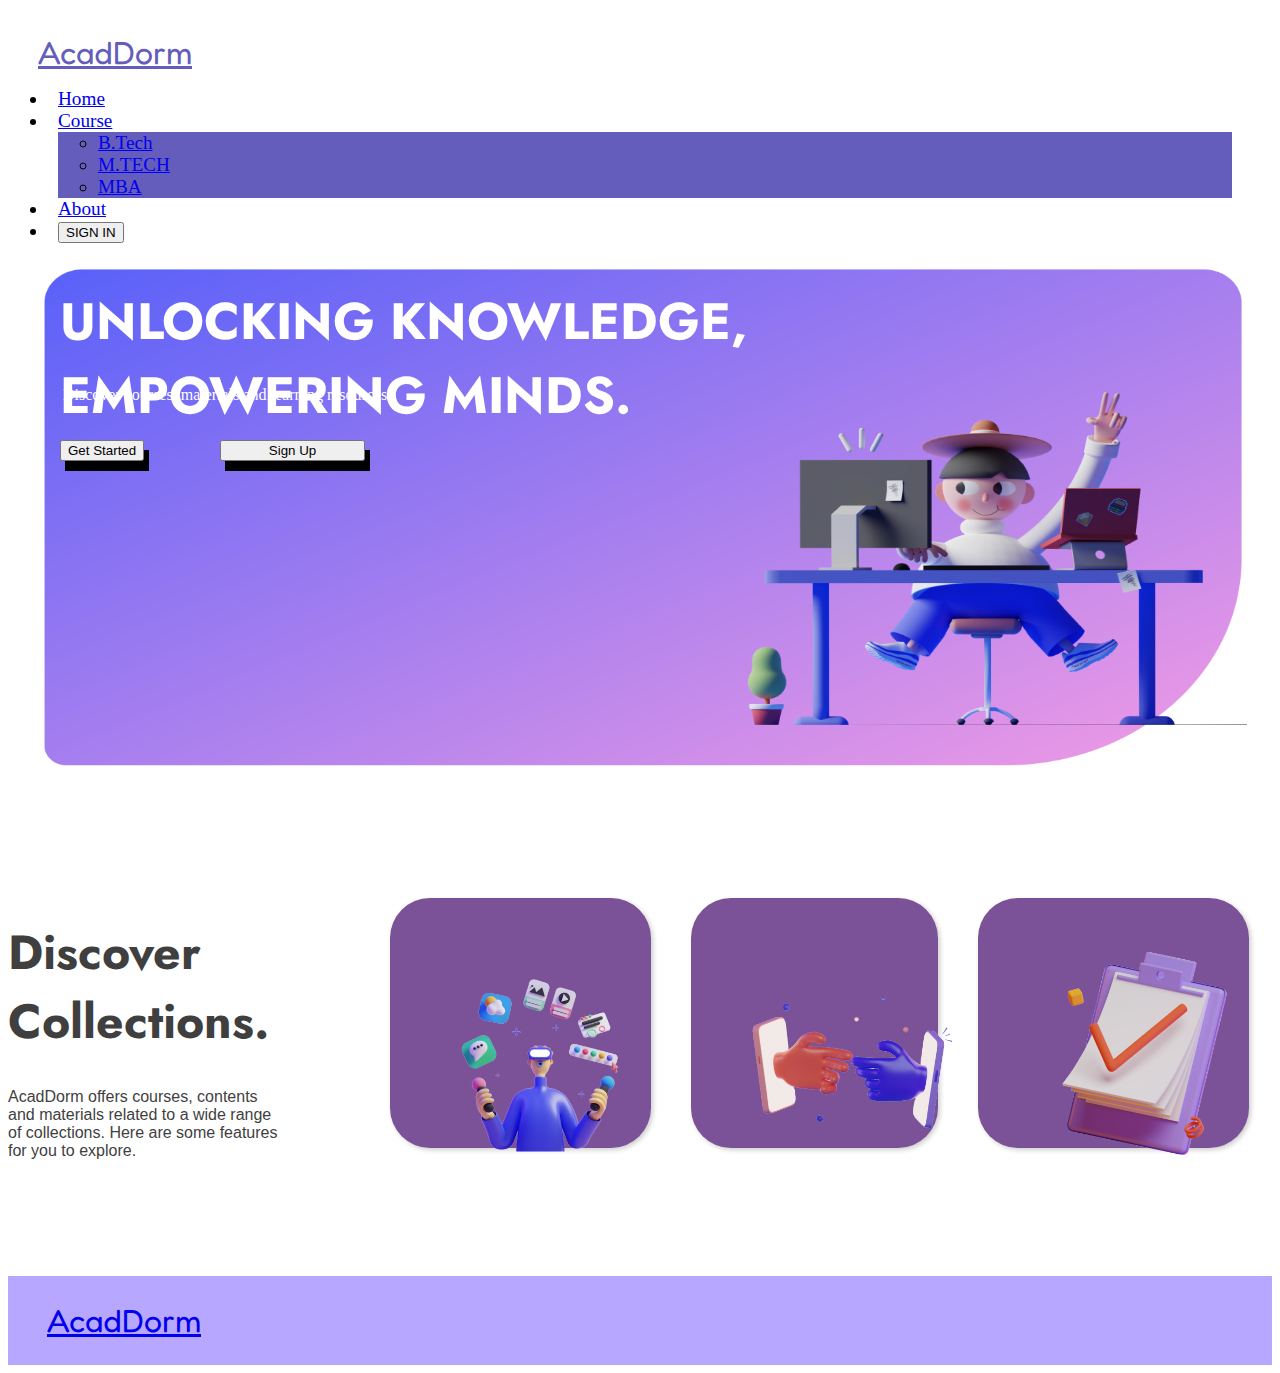
<file: index.html>
<!DOCTYPE html>
<html lang="en" dir="ltr">
    <head>
        <meta charset="utf-8">
        <title>AcadDorm</title>
        <link rel="stylesheet" href="style.css">
        <link rel="preconnect" href="https://fonts.googleapis.com">
        <link rel="preconnect" href="https://fonts.gstatic.com" crossorigin>
        <link href="https://fonts.googleapis.com/css2?family=Fredoka+One&display=swap" rel="stylesheet">
        <link rel="preconnect" href="https://fonts.googleapis.com">
        <link rel="preconnect" href="https://fonts.gstatic.com" crossorigin>
        <link href="https://fonts.googleapis.com/css2?family=Jost:wght@700&display=swap" rel="stylesheet">
        <!-- bootstrap -->
        <script src="https://cdn.jsdelivr.net/npm/bootstrap@5.3.0-alpha1/dist/js/bootstrap.bundle.min.js" integrity="sha384-w76AqPfDkMBDXo30jS1Sgez6pr3x5MlQ1ZAGC+nuZB+EYdgRZgiwxhTBTkF7CXvN" crossorigin="anonymous"></script>
        <link href="https://cdn.jsdelivr.net/npm/bootstrap@5.3.0-alpha1/dist/css/bootstrap.min.css" rel="stylesheet" integrity="sha384-GLhlTQ8iRABdZLl6O3oVMWSktQOp6b7In1Zl3/Jr59b6EGGoI1aFkw7cmDA6j6gD" crossorigin="anonymous">
    </head>
    <body>
  <section class = 'sec1'>
    <nav class="navbar navbar-expand-lg bg-body-tertiary">
      <div class="container-fluid">
      <a class="navbar-brand hello" href="#">AcadDorm</a> 
      <div class="collapse navbar-collapse side_ele" >
        <ul class="navbar-nav ms-auto">
          <li class="nav-item">
            <a class="nav-link" href="#">Home</a>
          </li>
          <li class=" nav-item dropdown">
            <a class="nav-link dropdown-toggle" href="#" data-bs-toggle="dropdown">Course </a>
              <ul class="dropdown-menu">
                <li><a class="dropdown-item" href="#">B.Tech </a>
                  <ul class="submenu dropdown-menu">
                    <li><a class="dropdown-item" href="#">Computer Science </a>
                      <ul class="submenu dropdown-menu">
                        <li><a class="dropdown-item" href="index2.html">Ist YEAR</a></li>
                        <li><a class="dropdown-item" href="index2.html">IInd YEAR</a></li>
                        <li><a class="dropdown-item" href="index2.html">IIIrd YEAR</a></li>
                        <li><a class="dropdown-item" href="index2.html">IVrd YEAR</a></li>
                      </ul>
                    </li>
                    <li><a class="dropdown-item" href="#">Information Technology</a>
                      <ul class="submenu dropdown-menu">
                        <li><a class="dropdown-item" href="index2.html">Ist YEAR</a></li>
                        <li><a class="dropdown-item" href="index2.html">IInd YEAR</a></li>
                        <li><a class="dropdown-item" href="index2.html">IIIrd YEAR</a></li>
                        <li><a class="dropdown-item" href="index2.html">IVrd YEAR</a></li>
                      </ul>
                    </li>
                
                    </ul>
                    </li>
                    <li><a class="dropdown-item" href="#">M.TECH</a>
                      <ul class="submenu dropdown-menu">
                        <li><a class="dropdown-item" href="">Computer Science </a>
                          <ul class="submenu dropdown-menu">
                            <li><a class="dropdown-item" href="index2.html">Ist YEAR</a></li>
                            <li><a class="dropdown-item" href="index2.html">IInd YEAR</a></li>
                            <li><a class="dropdown-item" href="index2.html">IIIrd YEAR</a></li>
                            <li><a class="dropdown-item" href="index2.html">IVrd YEAR</a></li>
                          </ul>
                        </li>
                        <li><a class="dropdown-item" href="#">Information Technology</a>
                          <ul class="submenu dropdown-menu">
                            <li><a class="dropdown-item" href="index2.html">Ist YEAR</a></li>
                            <li><a class="dropdown-item" href="index2.html">IInd YEAR</a></li>
                            <li><a class="dropdown-item" href="index2.html">IIIrd YEAR</a></li>
                            <li><a class="dropdown-item" href="index2.html">IVrd YEAR</a></li>
                          </ul>
                        </li>
                        </ul>
                        </li>
                    <li><a class="dropdown-item" href="#">MBA </a>
                      <ul class="submenu dropdown-menu">
                        <li><a class="dropdown-item" href="#">Computer Science </a>
                          <ul class="submenu dropdown-menu">
                            <li><a class="dropdown-item" href="index2.html">Ist YEAR</a></li>
                            <li><a class="dropdown-item" href="index2.html">IInd YEAR</a></li>
                            <li><a class="dropdown-item" href="index2.html">IIIrd YEAR</a></li>
                            <li><a class="dropdown-item" href="index2.html">IVrd YEAR</a></li>
                          </ul>
                        </li>
                        <li><a class="dropdown-item" href="#">Information Technology</a>
                          <ul class="submenu dropdown-menu">
                            <li><a class="dropdown-item" href="index2.html">Ist YEAR</a></li>
                            <li><a class="dropdown-item" href="index2.html">IInd YEAR</a></li>
                            <li><a class="dropdown-item" href="index2.html">IIIrd YEAR</a></li>
                            <li><a class="dropdown-item" href="index2.html">IVrd YEAR</a></li>
                          </ul>
                        </li>
                        </ul>
                        </li>
                </ul>
          </li>
          <li class="nav-item">
            <a class="nav-link" href="#">About</a>
          </li>
          <li class="nav-item">
            <a href = "signin_form/form.html">
            <button type="button" class="btn btn-dark">SIGN IN</button>
          </a>
          </li>
        </ul>
   
      </div>
    </div>
  </nav>
  </section>
  <section>
    <button type="button" class="btn btn-outline-dark btn-lg Download_button"><i class="fa-brands fa-apple"></i> Get Started</button>
        <button type="button" class="btn btn-outline-light btn-lg d_button"><i class="fa-brands fa-google-play"></i>   Sign Up   </button>
      <div>
        <img class="img_1" src="pic_1.png" alt="PICTURE">
        <div>
          <h1 class = 'heading'>
            UNLOCKING KNOWLEDGE, EMPOWERING MINDS.
            </h1>
          <p class = 'para'>Discover courses, materials and learning resources.</p>
        </div>
    </div>
  </section>
  <section id = "sec_3">
    <div class="container">
      <div class = "data">
        <h1>Discover Collections.</h1>
        <p class = "data_text">
          AcadDorm offers courses, contents and materials related to a wide range of collections. Here are some features for you to explore.
        </p>
      </div>

        <div class="card">
           <div class="img">
              <img src="img_1.png">
           </div>
           <div class="bottom-text">
              <div class="btn">
                <p class = "text1">VIDEOS</p>
              </div>
           </div>
        </div>
      <div class="card">
         <div class="img">
            <img src="img_2.png">
         </div>
         <div class="bottom-text">
            <div class="btn">
              <p class = "text1">INTERACTION</p>
            </div>
         </div>
      </div>
      <div class="card">
         <div class="img">
            <img src="img_3.png">
         </div>
         <div class="bottom-text">
            <div class="btn">
               <p class = "text1">HANDOUTS</p>
            </div>
         </div>
      </div>
   </div>
  </section>
  <footer id="footer" class="white_background">
  <div class="container-fluid1 two">
    <a class="navbar-brand end" href="#">AcadDorm</a> 
  </div>
</body>
</html>
</file>
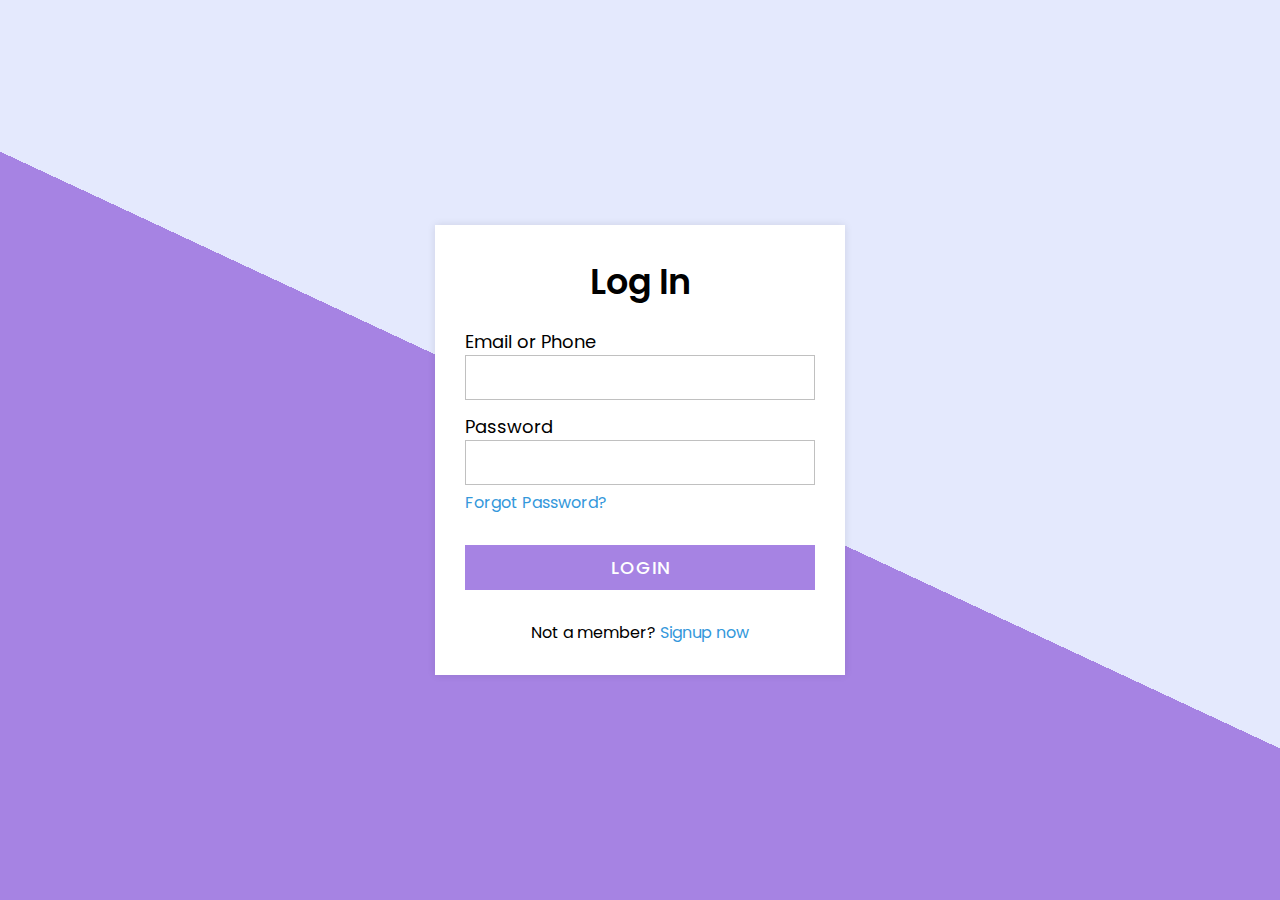
<file: form.html>
<!DOCTYPE html>
<html lang="en" dir="ltr">
   <head>
      <meta charset="utf-8">
      <title>Popup Login Form Design | CodingNepal</title>
      <link rel="stylesheet" href="form.css">
      <link rel="stylesheet" href="https://cdnjs.cloudflare.com/ajax/libs/font-awesome/5.15.3/css/all.min.css"/>
   </head>
   <body>
      <div class="center">
         <!-- <input type="checkbox" id="show">
         <label for="show" class="show-btn">View Form</label> -->
         <div class="container">
            <!-- <label for="show" class="close-btn fas fa-times" title="close"></label> -->
            <div class="text">
               Log In 
            </div>
            <form action="#">
               <div class="data">
                  <label>Email or Phone</label>
                  <input type="text" required>
               </div>
               <div class="data">
                  <label>Password</label>
                  <input type="password" required>
               </div>
               <div class="forgot-pass">
                  <a href="#">Forgot Password?</a>
               </div>
               <div class="btn">
                  <div class="inner"></div>
                  <button type="submit">login</button>
               </div>
               <div class="signup-link">
                  Not a member? <a href="form2.html">Signup now</a>
               </div>
            </form>
         </div>
      </div>
   </body>
</html>
</file>
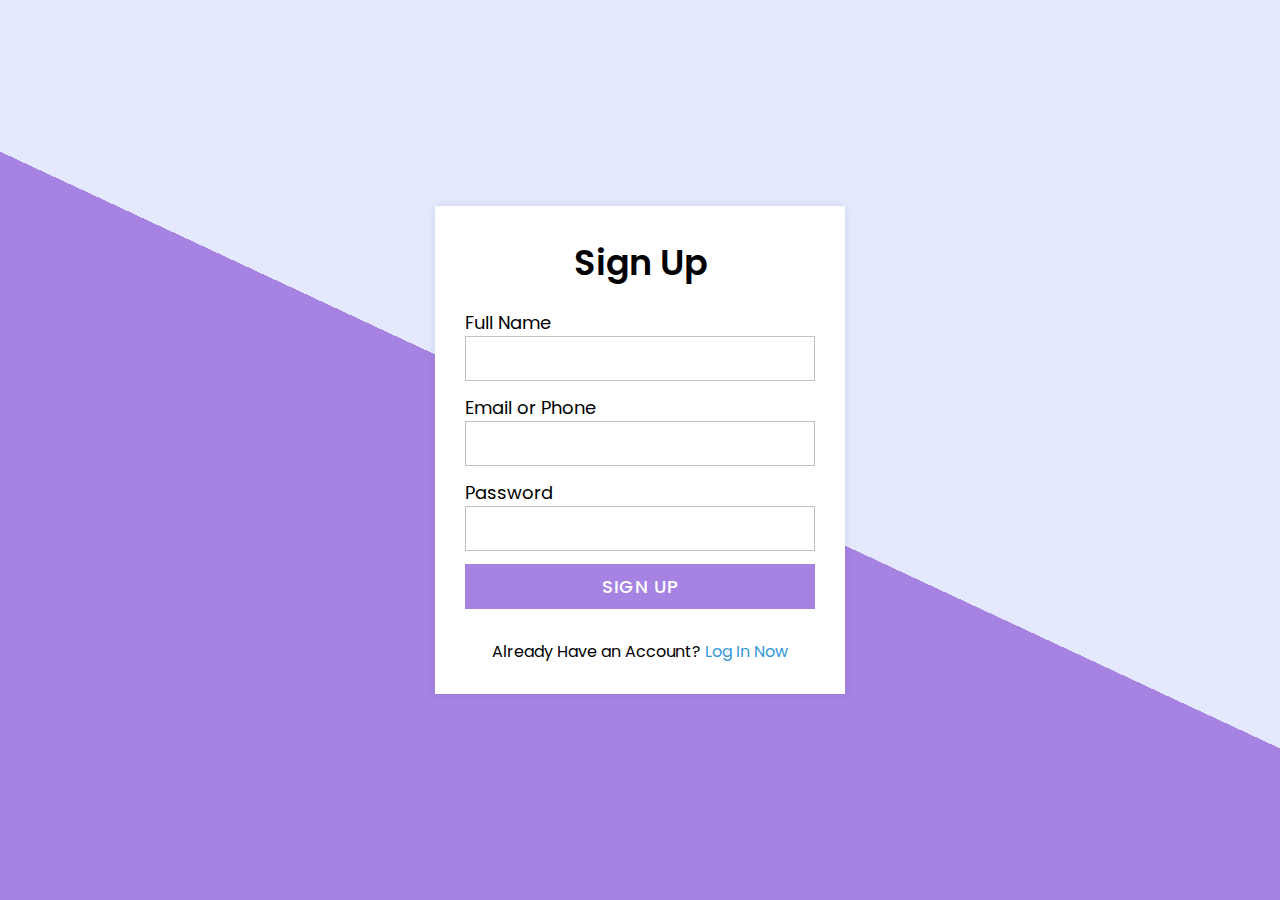
<file: form2.html>
<!DOCTYPE html>
<html lang="en" dir="ltr">
   <head>
      <meta charset="utf-8">
      <title>Popup Login Form Design | CodingNepal</title>
      <link rel="stylesheet" href="form.css">
      <link rel="stylesheet" href="https://cdnjs.cloudflare.com/ajax/libs/font-awesome/5.15.3/css/all.min.css"/>
   </head>
   <body>
      <div class="center">
         <!-- <input type="checkbox" id="show">
         <label for="show" class="show-btn">View Form</label> -->
         <div class="container">
            <!-- <label for="show" class="close-btn fas fa-times" title="close"></label> -->
            <div class="text">
                Sign Up
            </div>
            <form action="#">
                <div class="data">
                    <label>Full Name</label>
                    <input type="text" required>
                 </div>
                 <div class="data">
                    <label>Email or Phone</label>
                    <input type="text" required>
                 </div>
               <div class="data">
                  <label>Password</label>
                  <input type="password" required>
               </div>
               <div class="btn">
                  <div class="inner"></div>
                  <button type="submit">Sign Up</button>
               </div>
               <div class="signup-link">
                  Already Have an Account? <a href="form.html">Log In Now</a>
               </div>
            </form>
         </div>
      </div>
   </body>
</html>
</file>
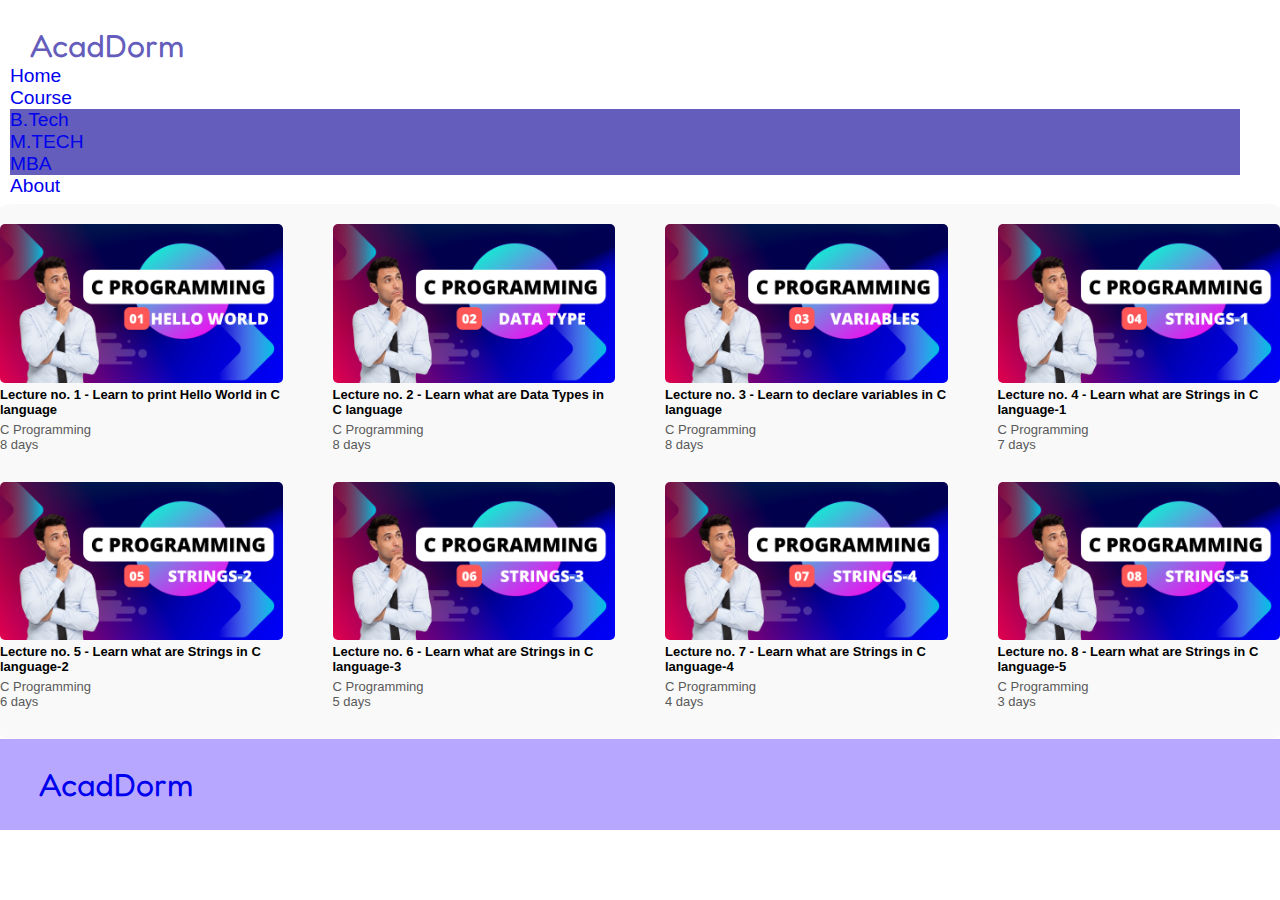
<file: index2.html>
<!DOCTYPE html>
<html lang="en">
<head>
    <meta charset="UTF-8">
    <meta http-equiv="X-UA-Compatible" content="IE=edge">
    <meta name="viewport" content="width=device-width, initial-scale=1.0">
    <title>AcadDorm</title>
    <link rel="stylesheet" href="style.css">
    <link rel="preconnect" href="https://fonts.googleapis.com">
    <link rel="preconnect" href="https://fonts.gstatic.com" crossorigin>
    <link href="https://fonts.googleapis.com/css2?family=Fredoka+One&display=swap" rel="stylesheet">
    <link rel="preconnect" href="https://fonts.googleapis.com">
    <link rel="preconnect" href="https://fonts.gstatic.com" crossorigin>
    <link href="https://fonts.googleapis.com/css2?family=Jost:wght@700&display=swap" rel="stylesheet">
    <script src="https://cdn.jsdelivr.net/npm/bootstrap@5.3.0-alpha1/dist/js/bootstrap.bundle.min.js" integrity="sha384-w76AqPfDkMBDXo30jS1Sgez6pr3x5MlQ1ZAGC+nuZB+EYdgRZgiwxhTBTkF7CXvN" crossorigin="anonymous"></script>
    <link href="https://cdn.jsdelivr.net/npm/bootstrap@5.3.0-alpha1/dist/css/bootstrap.min.css" rel="stylesheet" integrity="sha384-GLhlTQ8iRABdZLl6O3oVMWSktQOp6b7In1Zl3/Jr59b6EGGoI1aFkw7cmDA6j6gD" crossorigin="anonymous">
    <link rel="stylesheet" href="style2.css">
</head>
<body>
  <section class = 'sec1'>
    <nav class="navbar navbar-expand-lg bg-body-tertiary ">
      <div class="container-fluid">
        <a class="navbar-brand hello" href="#">AcadDorm</a> 
      <div class="collapse navbar-collapse side_ele" >
        <ul class="navbar-nav ms-auto">
          <li class="nav-item">
            <a class="nav-link" href="index.html">Home</a>
          </li>
          <li class=" nav-item dropdown">
            <a class="nav-link dropdown-toggle" href="#" data-bs-toggle="dropdown">Course </a>
              <ul class="dropdown-menu">
                <li><a class="dropdown-item" href="#">B.Tech </a>
                  <ul class="submenu dropdown-menu">
                    <li><a class="dropdown-item" href="#">Computer Science </a>
                      <ul class="submenu dropdown-menu">
                        <li><a class="dropdown-item" href="index2.html">Ist YEAR</a></li>
                        <li><a class="dropdown-item" href="index2.html">IInd YEAR</a></li>
                        <li><a class="dropdown-item" href="index2.html">IIIrd YEAR</a></li>
                        <li><a class="dropdown-item" href="index2.html">IVrd YEAR</a></li>
                      </ul>
                    </li>
                    <li><a class="dropdown-item" href="#">Information Technology</a>
                      <ul class="submenu dropdown-menu">
                        <li><a class="dropdown-item" href="index2.html">Ist YEAR</a></li>
                        <li><a class="dropdown-item" href="index2.html">IInd YEAR</a></li>
                        <li><a class="dropdown-item" href="index2.html">IIIrd YEAR</a></li>
                        <li><a class="dropdown-item" href="index2.html">IVrd YEAR</a></li>
                      </ul>
                    </li>
                 
                    </ul>
                    </li>
                    <li><a class="dropdown-item" href="#">M.TECH</a>
                      <ul class="submenu dropdown-menu">
                        <li><a class="dropdown-item" href="">Computer Science </a>
                          <ul class="submenu dropdown-menu">
                            <li><a class="dropdown-item" href="index2.html">Ist YEAR</a></li>
                            <li><a class="dropdown-item" href="index2.html">IInd YEAR</a></li>
                            <li><a class="dropdown-item" href="index2.html">IIIrd YEAR</a></li>
                            <li><a class="dropdown-item" href="index2.html">IVrd YEAR</a></li>
                          </ul>
                        </li>
                        <li><a class="dropdown-item" href="#">Information Technology</a>
                          <ul class="submenu dropdown-menu">
                            <li><a class="dropdown-item" href="index2.html">Ist YEAR</a></li>
                            <li><a class="dropdown-item" href="index2.html">IInd YEAR</a></li>
                            <li><a class="dropdown-item" href="index2.html">IIIrd YEAR</a></li>
                            <li><a class="dropdown-item" href="index2.html">IVrd YEAR</a></li>
                          </ul>
                        </li>
                        </ul>
                        </li>
                    <li><a class="dropdown-item" href="#">MBA </a>
                      <ul class="submenu dropdown-menu">
                        <li><a class="dropdown-item" href="#">Computer Science </a>
                          <ul class="submenu dropdown-menu">
                            <li><a class="dropdown-item" href="index2.html">Ist YEAR</a></li>
                            <li><a class="dropdown-item" href="index2.html">IInd YEAR</a></li>
                            <li><a class="dropdown-item" href="index2.html">IIIrd YEAR</a></li>
                            <li><a class="dropdown-item" href="index2.html">IVrd YEAR</a></li>
                          </ul>
                        </li>
                        <li><a class="dropdown-item" href="#">Information Technology</a>
                          <ul class="submenu dropdown-menu">
                            <li><a class="dropdown-item" href="index2.html">Ist YEAR</a></li>
                            <li><a class="dropdown-item" href="index2.html">IInd YEAR</a></li>
                            <li><a class="dropdown-item" href="index2.html">IIIrd YEAR</a></li>
                            <li><a class="dropdown-item" href="index2.html">IVrd YEAR</a></li>
                          </ul>
                        </li>
                        </ul>
                        </li>
                        
                </ul>
                
          </li>
          <li class="nav-item">
            <a class="nav-link" href="index.html">About</a>
          </li>
  
        </ul>
   
      </div>
    </div>
  </nav>
  </section>
    <!----------------sidebar------------->
<!-- <div class="sidebar">
    <div class="shortcut-links">
      <a href=""><img src="imageshome.png"><p>home</p></a>
      <a href=""><img src="aiml.png"><p>Ai/Ml</p></a>
      <a href=""><img src="handout.png"><p>Handout Ai/Ml</p></a>
      <a href=""><img src="toc.png"><p>home</p></a>
      <a href=""><img src="handout.png"><p>handout-toc</p></a>
      <a href=""><img src="psm.png"><p>Statistics</p></a>
      <a href=""><img src="handout.png"><p>handout-psm</p></a>
      <a href=""><img src="microprocessor.png"><p>microprocessor</p></a>
      <a href=""><img src="handout.png"><p>handout-mpmc</p></a>
    </div>
  </div> -->
  <!-------------------Main--------------------->
  <div class="container">
    <div class="list-container">
        <div class="vid-list">
            <a href="Play Video.html">
                <img src="3.png" class="thumbnail"></a>
            <div class="vid-info">
                <a href="Play Video.html">Lecture no. 1 - Learn to print Hello World in C language</a>
                <p>C Programming</p>
                <p>8 days</p>
            </div>
        </div>
        <div class="vid-list">
            <a href="Play Video.html">
                <img src="2.png" class="thumbnail"></a>
            <div class="vid-info">
                <a href="Play Video.html">Lecture no. 2 - Learn what are Data Types in C language</a>
                <p>C Programming</p>
                <p>8 days</p>
            </div>
        </div>
        <div class="vid-list">
            <a href="Play Video.html">
                <img src="1.png" class="thumbnail"></a>
            <div class="vid-info">
                <a href="Play Video.html">Lecture no. 3 - Learn to declare variables in C language</a>
                <p>C Programming</p>
                <p>8 days</p>
            </div>
        </div>
        <div class="vid-list">
            <a href="Play Video.html">
                <img src="4.png" class="thumbnail"></a>
            <div class="vid-info">
                <a href="Play Video.html">Lecture no. 4 - Learn what are Strings in C language-1</a>
                <p>C Programming</p>
                <p>7 days</p>
            </div>
        </div>
        <div class="vid-list">
            <a href="Play Video.html">
                <img src="5.png" class="thumbnail"></a>
            <div class="vid-info">
                <a href="Play Video.html">Lecture no. 5 - Learn what are Strings in C language-2</a>
                <p>C Programming</p>
                <p>6 days</p>
            </div>
        </div>
        <div class="vid-list">
            <a href="Play Video.html">
                <img src="6.png" class="thumbnail"></a>
            <div class="vid-info">
                <a href="Play Video.html">Lecture no. 6 - Learn what are Strings in C language-3</a>
                <p>C Programming</p>
                <p>5 days</p>
            </div>
        </div>
        <div class="vid-list">
            <a href="Play Video.html">
                <img src="7.png" class="thumbnail"></a>
            <div class="vid-info">
                <a href="Play Video.html">Lecture no. 7 - Learn what are Strings in C language-4</a>
                <p>C Programming</p>
                <p>4 days</p>
            </div>
        </div>
        <div class="vid-list">
            <a href="Play Video.html">
                <img src="8.png" class="thumbnail"></a>
            <div class="vid-info">
                <a href="Play Video.html">Lecture no. 8 - Learn what are Strings in C language-5</a>
                <p>C Programming</p>
                <p>3 days</p>
            </div>
        </div>
    </div>
  </div>
  <footer id="footer" class="white_background">
    <div class="container-fluid1 two">
      <a class="navbar-brand end" href="#">AcadDorm</a> 
    </div>
</body>
</html>
</file>
<file: style.css>
.container-fluid
{
  padding-top: 2%;
  padding-bottom: 7px;
}
.navbar
{
  position: static;
}
.container-fluid>a
{
  font-size: 2rem;
  color: #655DBB;
}
/* navigation section */
.navbar-brand
{
  font-family: 'Fredoka One', cursive;
  padding-left: 30px;
  font-weight: 400;
}
/* .navbar-brand:hover
{
  text-shadow: 5px 5px 10px grey;
} */
.side_ele
{
  padding-right: 30px;
}
.nav-item
{
  font-size: 1.2rem;
  padding: 0 10px;
}
.dropdown-menu.show
{
  border-radius: 0; 
  border-color: white;
  --bs-dropdown-link-active-bg: #101010;
}
.dropdown-menu
{
  background-color: #655DBB;
  border-radius: 0;
}
.dropdown-menu li{
  position : relative;
}
.dropdown-menu .submenu
{
  display: none;
  position: absolute;
  right: 100%;
  top: -3px;
  border-radius: 0;
  border-color: white;
  --bs-dropdown-link-active-bg: #101010;
}
.dropdown-menu>li:hover> .submenu
{
  display: block;
}
.img_1
{
  width: 1260px;
  margin-top: 0;
  height: 500PX;
  padding-left: 5PX;
}
.heading
{
  position: absolute;
  top: 250px;
  font-family: 'Jost', sans-serif;
  left: 60px;
  color: white;
  font-size: 3.2rem;
  padding-right: 400px;
}
.para
{
  position: absolute;
  top: 370px;
  left: 63px;
  color: white;
  font-size: 1rem;
}
 .Download_button
{
  position: absolute;
  top:440px;
  left: 60px;
  box-shadow: 5px 10px;
} 
.d_button
{
  position: absolute;
  top:440px; 
  left: 220px; 
  width: 145px;
  box-shadow: 5px 10px;
}
@import url('https://fonts.googleapis.com/css?family=Poppins:400,500,600,700&display=swap');
#sec_3{ 
  margin-top: 1%;
  margin-right: 3PX;
  margin-bottom: 1%;
  padding: 0;
  border-radius: 20PX;
  box-sizing: border-box;
  font-family: 'Poppins', sans-serif;
} 
#sec_3{
  height: 480PX;
  display: grid;
  place-items: center;
  /* background: #ccc9f1; */
  text-align: center;
  background: white
}
.container{
  border-radius: 1%; 
  display: flex;
  align-items: center;
  justify-content: space-between;
}
.card{
  border-radius: 40PX;
  height: 250px;
  max-width: 350px;
  margin: 0 20px;
  background: rgb(123, 81, 151);
  transition: 0.4s;
  box-shadow: 2px 2px 5px rgba(0,0,0,0.2);
}
.card:hover{
  height: 370px;
  box-shadow: 5px 5px 10px rgba(0,0,0,0.2);
}
.card .img{
  height: 250px;
  width: 100%;
  padding: 30PX;
}
.card .img img{
  height: 100%;
  width: 100%;
  object-fit: cover;
}
.card .bottom-text{
  padding: 0 10px 10px 7px;
  margin-top: 5px;
  background: rgb(255, 255, 255);
  opacity: 0;
  visibility: hidden;
  transition: 0.1s;
  margin-left: 0;
}
.card:hover .bottom-text{
  opacity: 1;
  visibility: visible;
  margin-left: 0;
}
.card .bottom-text .text{
  text-align: center;
  margin-left: 0;
}
/* .card .bottom-text .btn{
  margin: 10px 0;
  text-align: left;
} */
.card .bottom-text .btn a{
  text-decoration: none;
  background: #6f6aa9;
  color: #f2f2f2;
  padding: 5px 8px;
  border-radius: 3px;
  display: inline-flex;
  transition: 0.2s;
}
.card .bottom-text .btn a:hover{
  background-color: #b0add7;
}
@media screen and (max-width: 978px) {
  .container{
    flex-wrap: wrap;
    flex-direction: column;
  }
  .card{
    max-width: 300px;
    margin: 20px 0;
  }
}
.data
{
  color: rgb(63, 63, 63);
  text-align: left;
}
.data>h1
{
  font-size: 3rem;
  font-family: 'Jost', sans-serif;
}
.data_text
{
  width: 270px;
  margin: 0%;
   /* margin-right: 30%;  */
}
#footer
{
  background-color:rgb(184, 167, 255);
}
.container-fluid1
{
  padding-top: 2%;
  padding-bottom: 2%;
  font-size: 2rem;
  margin-left: 9px;
  color: #655DBB;
}

.end{
  display: inline-block;
}
.text1
{
  font-size: 1.5rem;
  font-family: 'Jost', sans-serif;
  color: #655DBB;
}
</file>
<file: form.css>
@import url('https://fonts.googleapis.com/css?family=Poppins:400,500,600,700&display=swap');
*{
  margin: 0;
  padding: 0;
  outline: none;
  box-sizing: border-box;
  font-family: 'Poppins', sans-serif;
}
body{
  height: 100vh;
  width: 100%;
  background: -webkit-linear-gradient(65deg, #A683E3 50%, #E4E9FD 50%);
}
/* .show-btn{
  background: #fff;
  padding: 10px 20px;
  font-size: 20px;
  font-weight: 500;
  color: #3498db;
  cursor: pointer;
  box-shadow: 0px 0px 10px rgba(0,0,0,0.1);
} */
 .container{
  position: absolute;
  top: 50%;
  left: 50%;
  transform: translate(-50%, -50%);
} 
/* input[type="checkbox"]{
  display: none;
} */
.container{
  display: none;
  background: #fff;
  width: 410px;
  padding: 30px;
  box-shadow: 0 0 8px rgba(0,0,0,0.1);
}
 .container{
  display: block;
} 
.container .close-btn{
  position: absolute;
  right: 20px;
  top: 15px;
  font-size: 18px;
  cursor: pointer;
}
.container .close-btn:hover{
  color: #3498db;
}
.container .text{
  font-size: 35px;
  font-weight: 600;
  text-align: center;
}
.container form{
  margin-top: -20px;
}
.container form .data{
  height: 45px;
  width: 100%;
  margin: 40px 0;
}
form .data label{
  font-size: 18px;
}
form .data input{
  height: 100%;
  width: 100%;
  padding-left: 10px;
  font-size: 17px;
  border: 1px solid silver;
}
form .data input:focus{
  border-color: #3498db;
  border-bottom-width: 2px;
}
form .forgot-pass{
  margin-top: -8px;
}
form .forgot-pass a{
  color: #3498db;
  text-decoration: none;
}
form .forgot-pass a:hover{
  text-decoration: underline;
}
form .btn{
  margin: 30px 0;
  height: 45px;
  width: 100%;
  position: relative;
  overflow: hidden;
}
form .btn .inner{
  height: 100%;
  width: 300%;
  position: absolute;
  left: -100%;
  z-index: -1;
  background: #A683E3 ;
}
form .btn:hover .inner{
  left: 0;
}
form .btn button{
  height: 100%;
  width: 100%;
  background: none;
  border: none;
  color: #fff;
  font-size: 18px;
  font-weight: 500;
  text-transform: uppercase;
  letter-spacing: 1px;
  cursor: pointer;
}
form .signup-link{
  text-align: center;
}
form .signup-link a{
  color: #3498db;
  text-decoration: none;
}
form .signup-link a:hover{
  text-decoration: underline;
}
</file>
<file: style2.css>
* {
    margin: 0;
    padding: 0;
    font-family: 'poppins', sans-serif;
    box-sizing: border-box;
}
a {
    text-decoration: none;
    color: 5a5a5a;
}
img {
    cursor: pointer;
}
.container-fluid>a
{
  font-size: 2rem;
  color: #655DBB;
}
.navbar-brand
{
    font-family: 'Fredoka One', cursive;
    padding-left: 30px;
    font-weight: 400;
  
}
.nav-item
{
  padding: 0 10px;
}
/* title */
#title .container-fluid
{
  font-family: 'Montserrat';
  text-align: left;
  padding: 3% 14% 7%;
  height: 560px;
}
.container-fluid
{
  padding-top: 2%;
  padding-bottom: 7px;
}
.navbar
{
  position: static;
}
/* navigation section */
.navbar-brand
{
  font-family: 'Fredoka One', cursive;
  padding-left: 30px;
  font-weight: 400;
}
/* .navbar-brand:hover
{
  text-shadow: 5px 5px 10px grey;
} */
.side_ele
{
  padding-right: 30px;
}
.nav-item
{
  font-size: 1.2rem;
  padding: 0 10px;
}
.dropdown-menu.show
{
  border-radius: 0; 
  border-color: white;
  --bs-dropdown-link-active-bg: #101010;
}
.dropdown-menu
{
  border-radius: 0;
}
.dropdown-menu li{
  position : relative;
}
.dropdown-menu .submenu
{
  display: none;
  position: absolute;
  right: 100%;
  top: -3px;
  border-radius: 0;
  border-color: white;
  --bs-dropdown-link-active-bg: #101010;
}
.dropdown-menu>li:hover> .submenu
{
  display: block;
}

/*------------- Main-------------*/
.container{
    background: #f9f9f9;
    /* padding-left: 17%;
    padding-right: 2%; */
    /* padding-top: 20px; */
 width: 100%;
 /* padding-top: 20px;
    */
}
.list-container{
    display: grid;
    grid-template-columns: repeat(auto-fit, minmax(250px, 1fr));
    grid-column-gap: 50px;
    grid-row-gap: 30px;
    margin-left: 0;
    margin-right: 0;
    /* padding-right: 15%;
    padding-left: 15%; */
    /* margin-top: 15px; */
    padding-bottom: 30px;
    padding-top: 20px;
}
.vid-list .thumbnail{
    width: 100%;
    border-radius: 5px;
}
.vid-info{
    color: #5a5a5a;
    font-size: 13px;
}
.vid-info a{
    color: #000;
    font-weight: 600;
    display: block;
    margin-bottom: 5px;
}
/*---------------play video page-----------------*/
.play-container{
    padding-left: 2%;
    padding-top: 20px;
}
.row{
    display: flex;
    justify-content: space-between;
    flex-wrap: wrap;
}
.play-video{
    flex-basis: 69%;
}
.right-sidebar{
    flex-basis: 30%;
}
.play-video video{
    width: 100%;
}
.side-video-list{
    display: flex;
    justify-content: space-between;
    margin-bottom: 8;
}
.side-video-list img{
    width: 100%;
}
.side-video-list .small-thumbnail{
    flex-basis: 49%;
}
.side-video-list .vid-info{
    flex-basis: 49%;
}
.play-video .tags a{
    color: #0000ff;
    font-size: 13px;
}
.play-video h3{
    font-weight: 600;
    font-size: 22px;
}
.play-video-info{
    display: flex;
    align-items: center;
    justify-content: space-between;
    flex-wrap: wrap;
    margin-top: 10px;
    font-size: 14px;
    color: #5a5a5a;
}
.play-video hr{
    border: 0;
    height: 1px;
    background: #ccc;
    margin: 10px 0;

}
.play-video h4{
    font-size: 14px;
    color: #5a5a5a;
    margin-top: 15px;
}
.add-comment{
    display: flex;
    align-items: center;
    margin: 30px 0;
}
.add-comment input{
    border: 0;
    outline: 0;
    border-bottom: 1px solid #ccc;
    width: 100%;
    padding-top: 10px;
    background: transparent;
}
.old-comment{
    display: flex;
    align-items: center;
    margin: 20px 0;
}
.old-comment h3{
    font-size: 14px;
    margin-bottom: 2px;
}
.old-comment h3 span{
    font-size: 12px;
    color: #5a5a5a;
    font-weight: 500;
    margin-left: 8px;    
}
.old-comment .comment-action{
    display: flex;
    align-items: center;
    margin: 8px 0;
    font-size: 14px;
}
.old-comment .comment-action span{
    margin-right: 20px;
    color: #5a5a5a;
}.old-comment .comment-action a{
    color: #0000ff;
}
.container-fluid1
{
  padding-top: 2%;
  padding-bottom: 2%;
  font-size: 2rem;
  margin-left: 9px;
  color: #655DBB;
}

.end{
  display: inline-block;
}
.text1
{
  font-size: 1.5rem;
  font-family: 'Jost', sans-serif;
  color: #655DBB;
}
</file>
